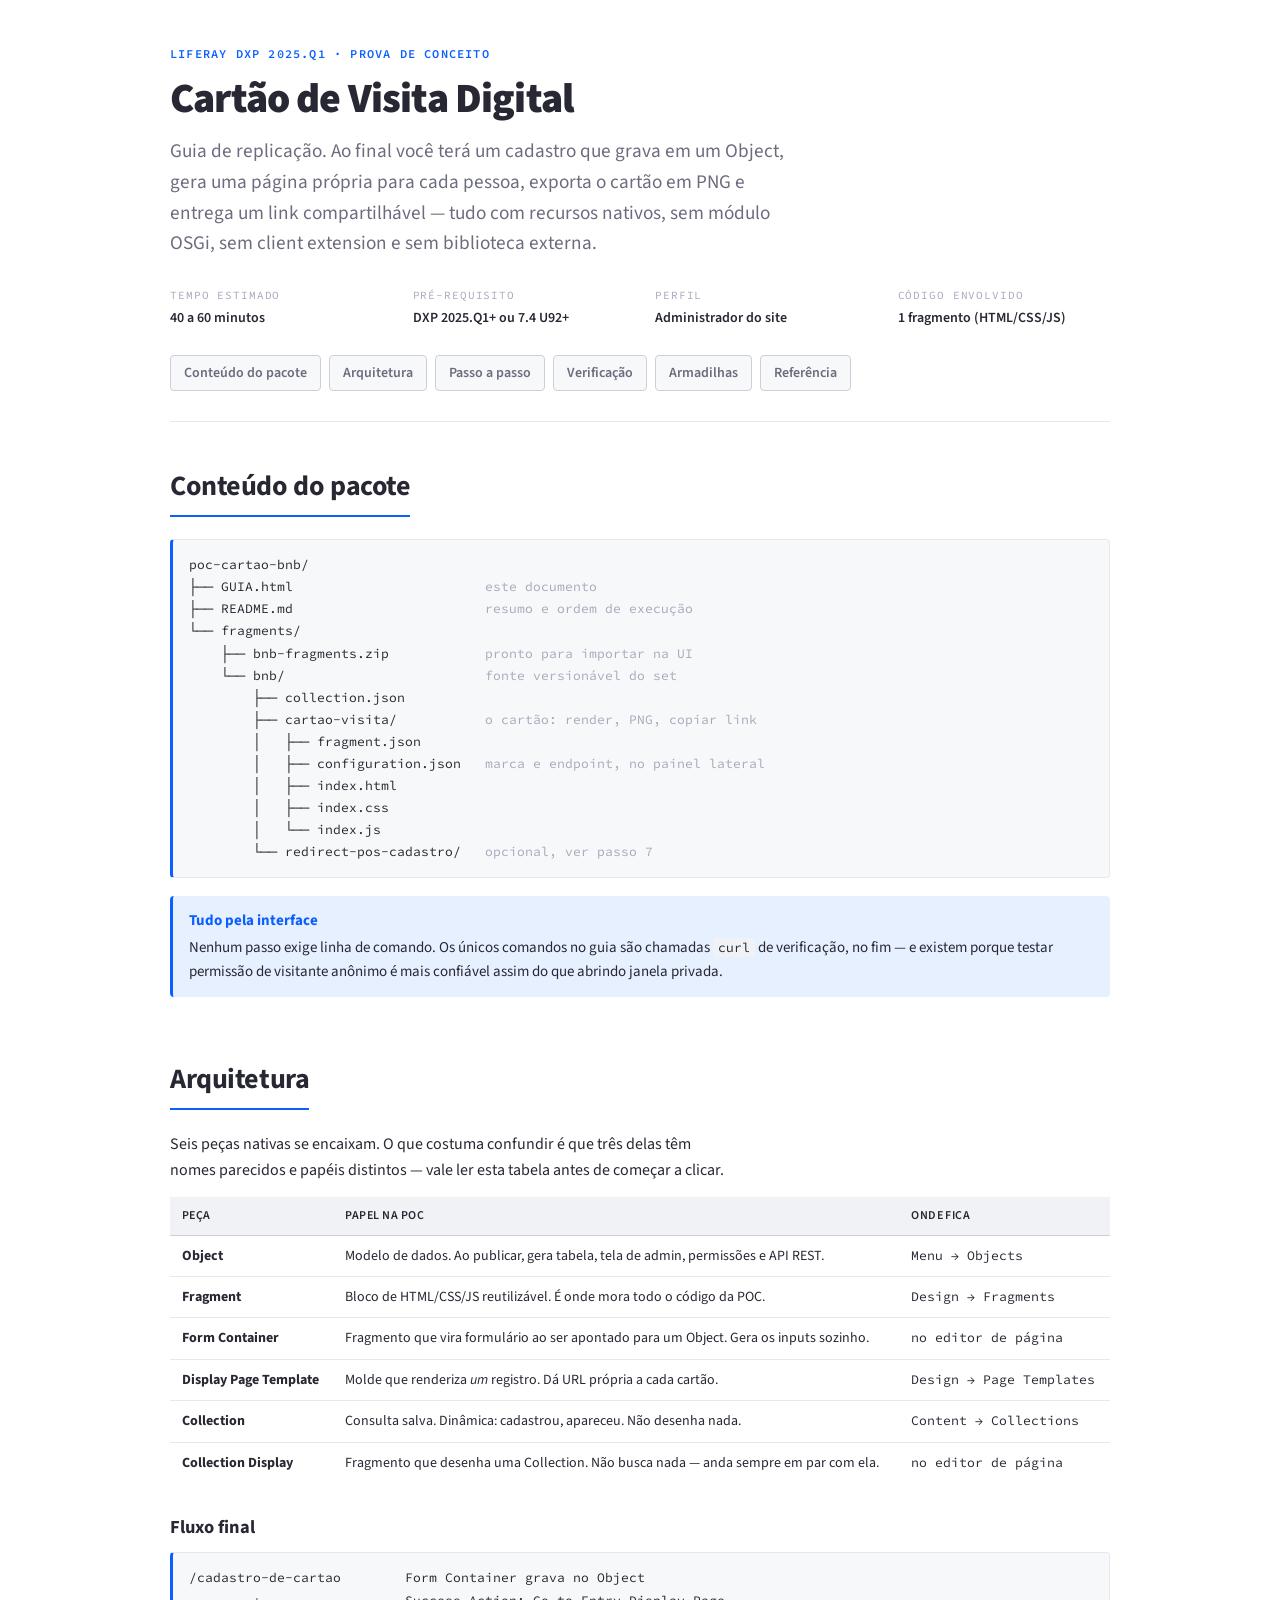
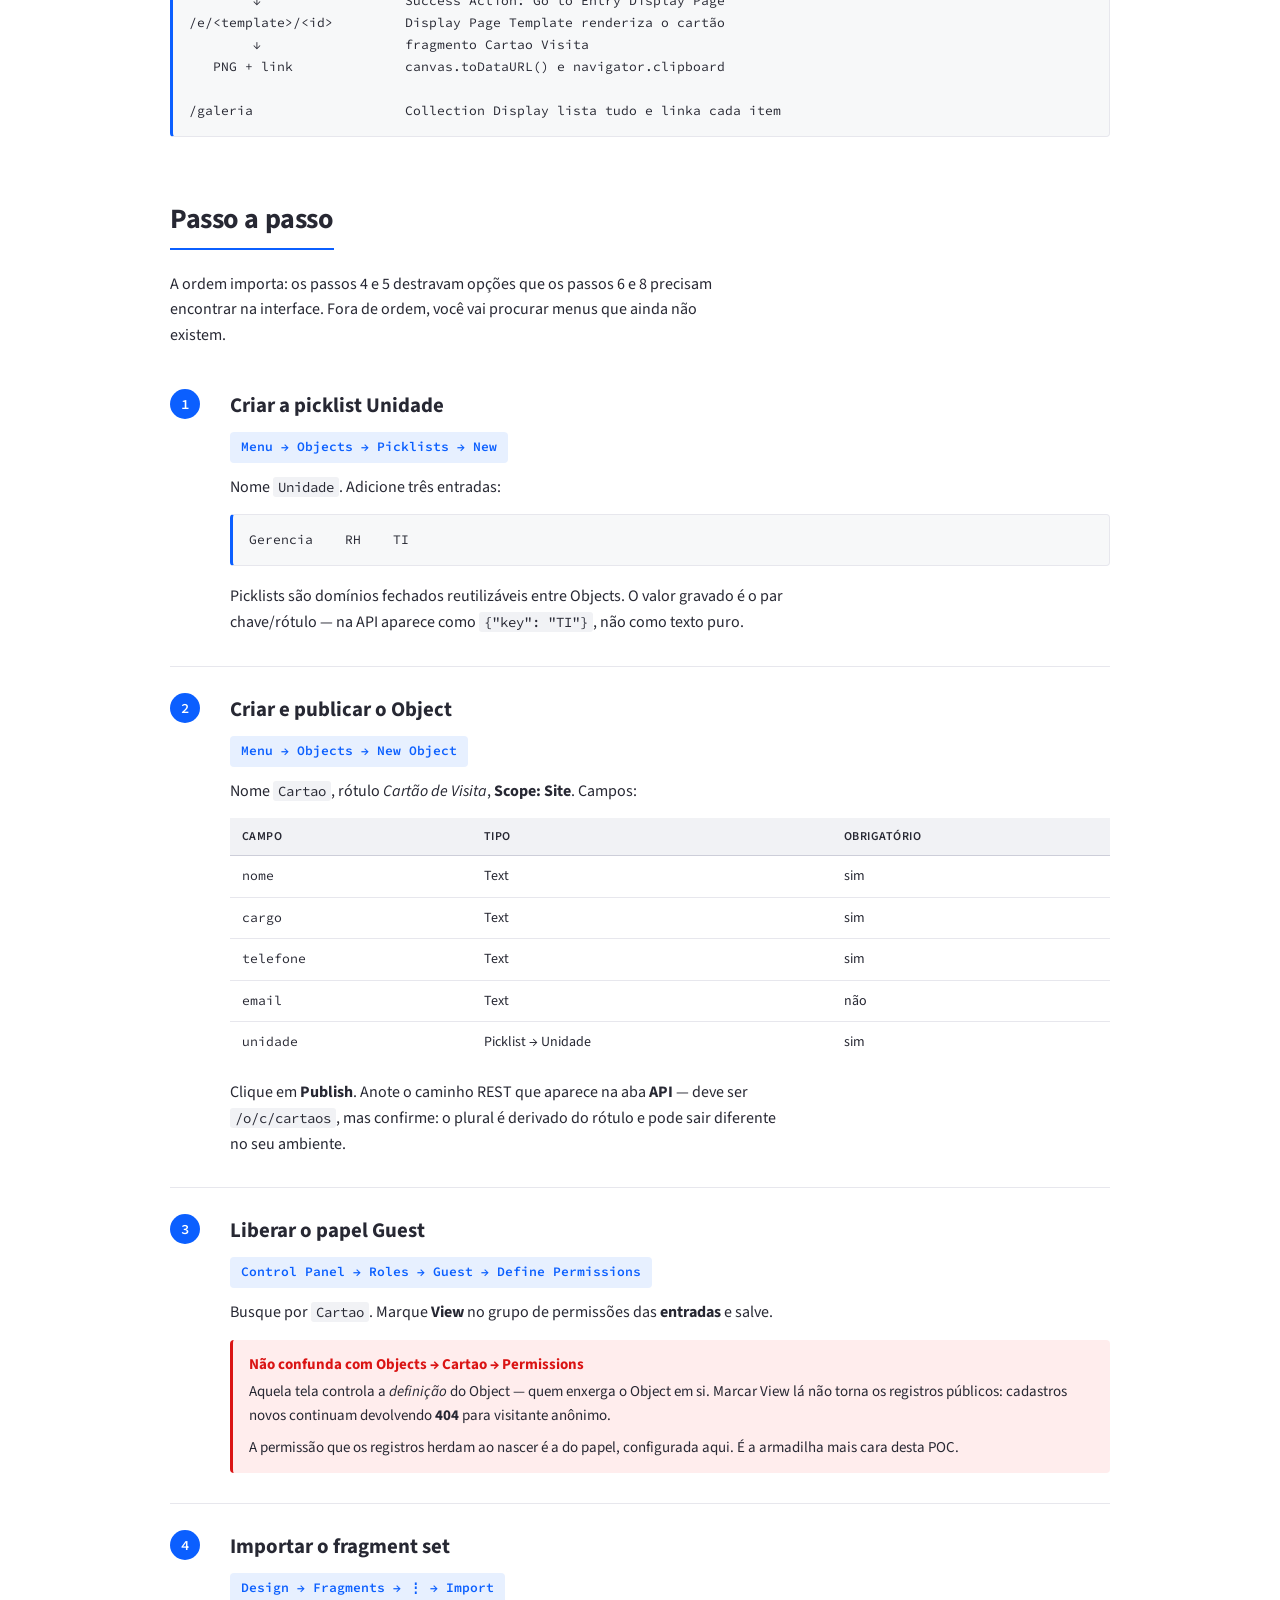
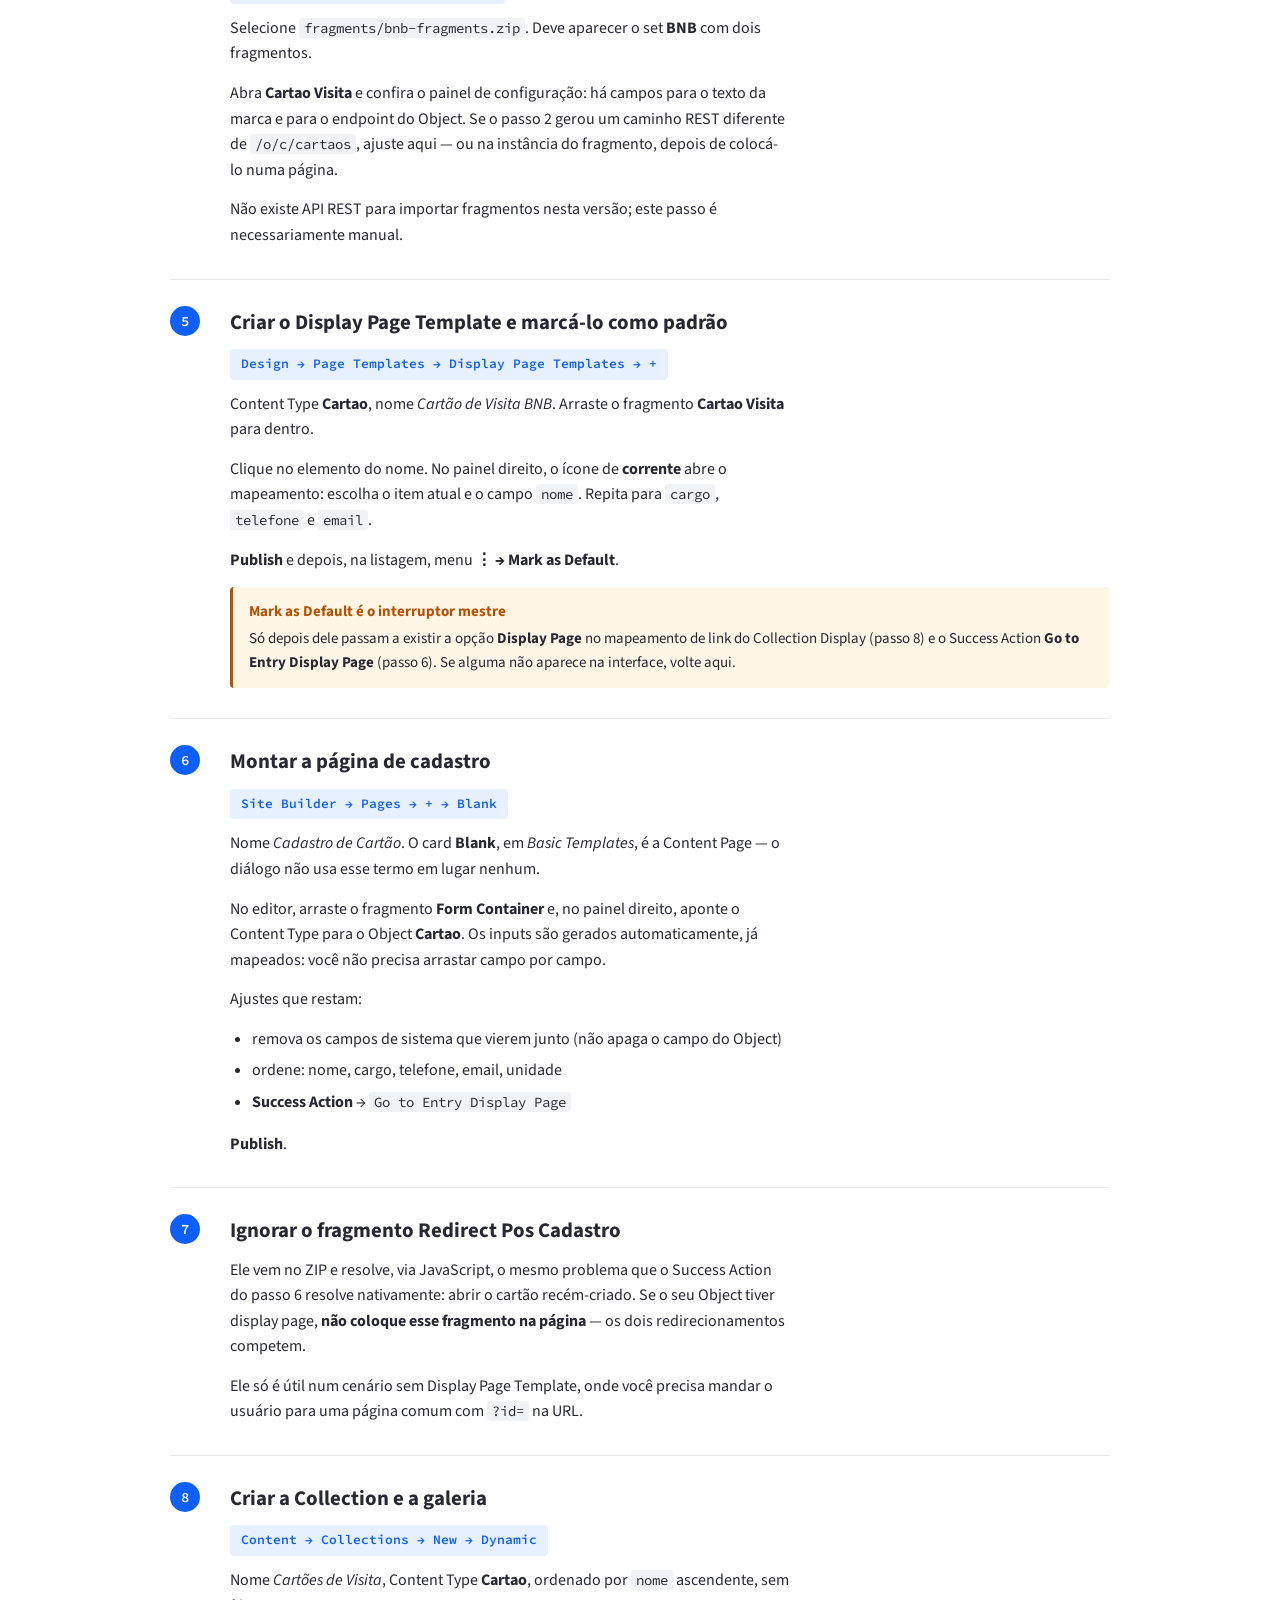
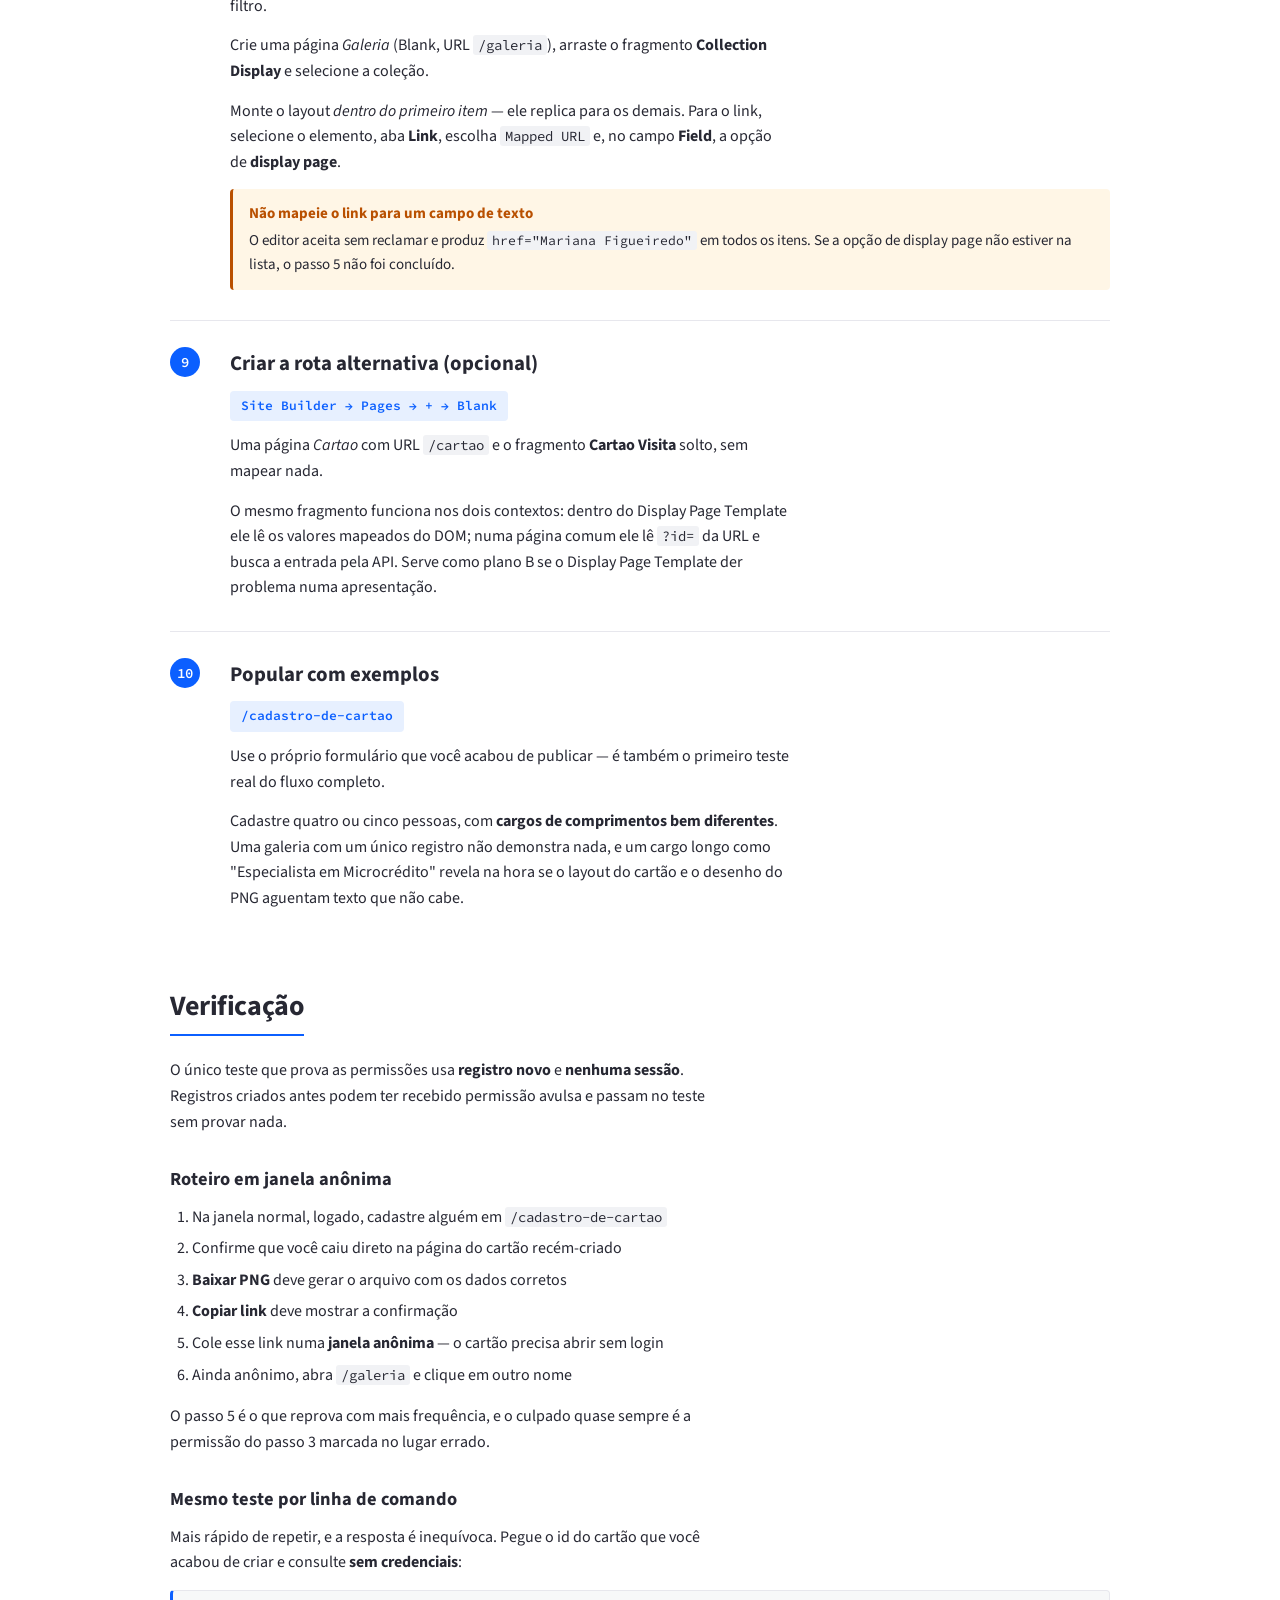
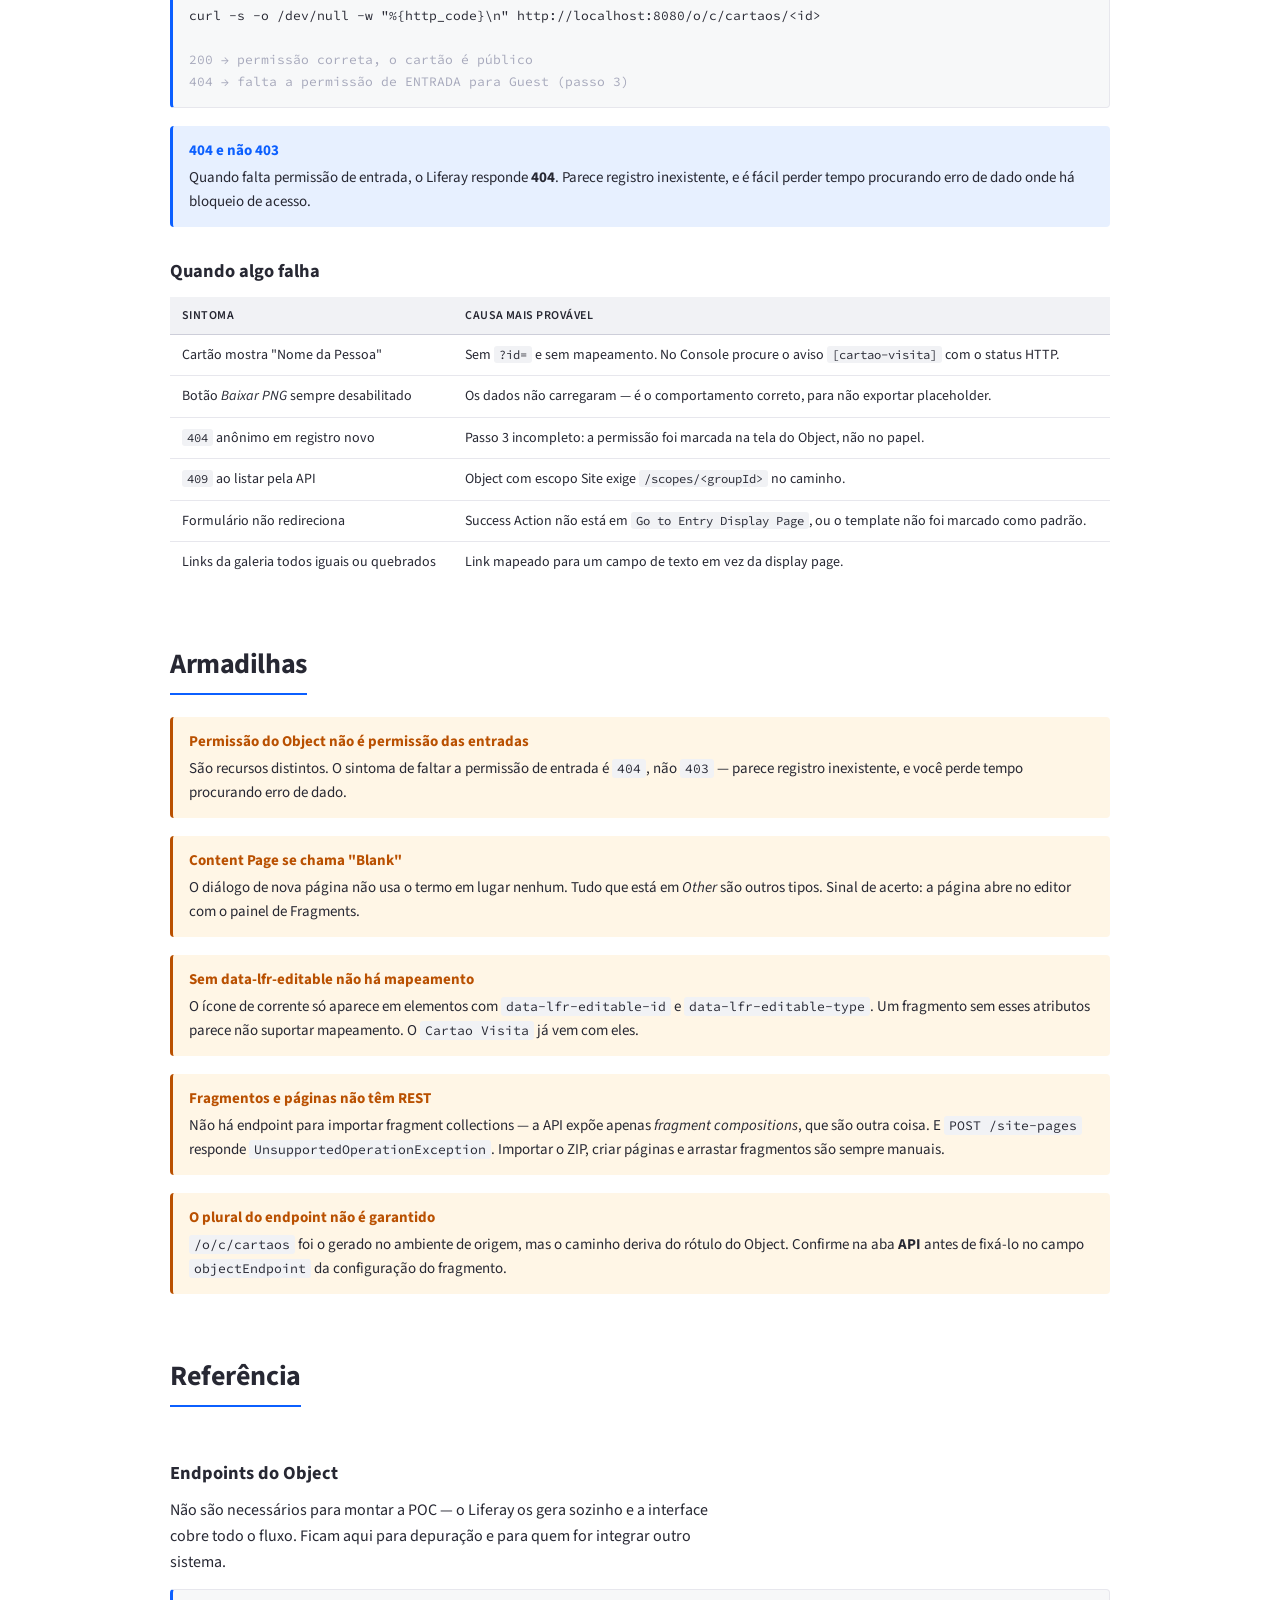
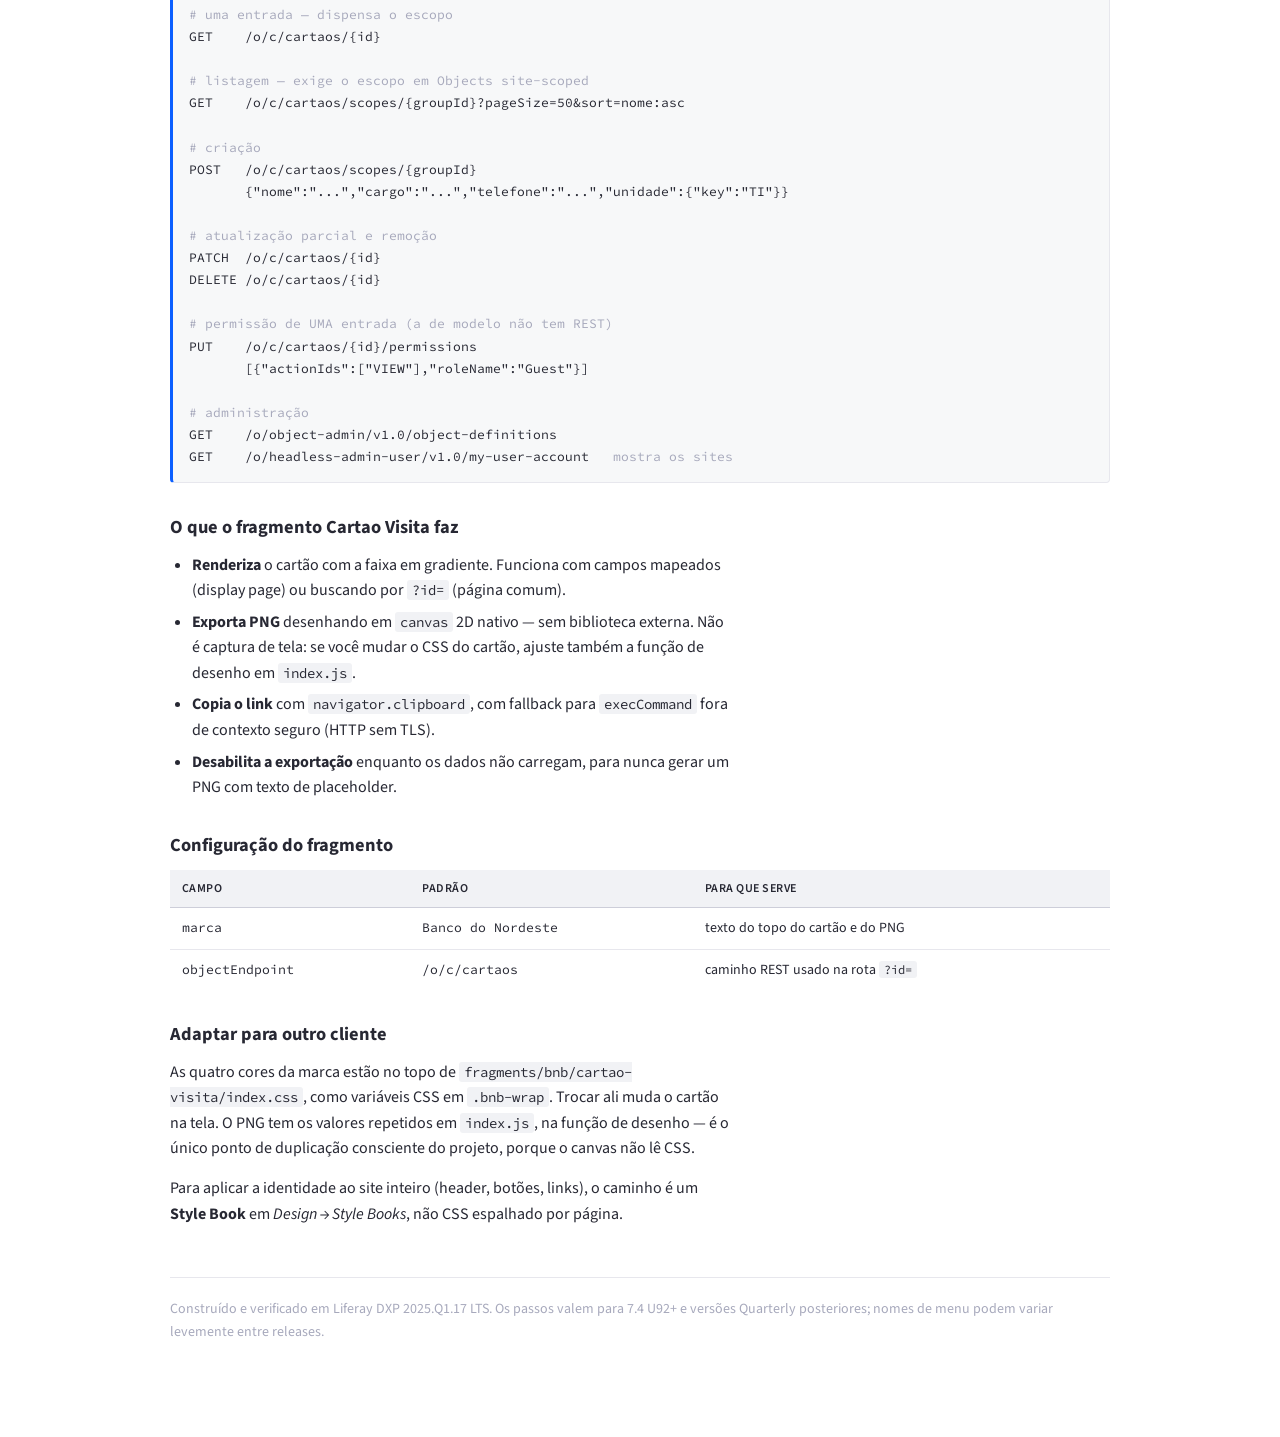
<file: GUIA.html>
<!doctype html>
<html lang="pt-BR">
<head>
<meta charset="utf-8">
<meta name="viewport" content="width=device-width, initial-scale=1">
<title>POC Cartão de Visita — Guia de Replicação</title>
<link rel="preconnect" href="https://fonts.googleapis.com">
<link rel="preconnect" href="https://fonts.gstatic.com" crossorigin>
<link rel="stylesheet" href="https://fonts.googleapis.com/css2?family=Source+Code+Pro:wght@400;500;600&family=Source+Sans+3:ital,wght@0,400;0,600;0,700;0,900;1,400&display=swap">
<style>
:root {
	--ground: #ffffff;
	--surface: #f7f8f9;
	--surface-2: #f1f2f5;
	--ink: #272833;
	--ink-2: #6b6c7e;
	--ink-3: #a7a9bc;
	--line: #e7e7ed;
	--line-strong: #cdced9;

	--primary: #0b5fff;
	--primary-d: #0048d9;
	--primary-soft: #e7f0ff;

	--success: #287d3c;
	--success-soft: #edf9f0;
	--warning: #b95000;
	--warning-soft: #fff6e6;
	--danger: #da1414;
	--danger-soft: #ffeded;

	--radius: 4px;
	--maxw: 940px;
}

@media (prefers-color-scheme: dark) {
	:root {
		--ground: #16171d;
		--surface: #1e2029;
		--surface-2: #272833;
		--ink: #f1f2f5;
		--ink-2: #a7a9bc;
		--ink-3: #7d7f92;
		--line: #2e303b;
		--line-strong: #3e4152;

		--primary: #5b9cff;
		--primary-d: #86b8ff;
		--primary-soft: #182338;

		--success: #4fc77d;
		--success-soft: #15241a;
		--warning: #f0a45c;
		--warning-soft: #2a2015;
		--danger: #ff6b6b;
		--danger-soft: #2d1919;
	}
}

* { box-sizing: border-box; }

body {
	background: var(--ground);
	color: var(--ink);
	font-family: "Source Sans 3", -apple-system, BlinkMacSystemFont, "Segoe UI", sans-serif;
	font-size: 16px;
	line-height: 1.6;
	margin: 0;
	padding-block: 0 80px;
	padding-inline: 20px;
	-webkit-font-smoothing: antialiased;
}

.wrap { margin: 0 auto; max-width: var(--maxw); }

/* ---------- topo ---------- */

.masthead { border-bottom: 1px solid var(--line); padding-block: 44px 30px; }

.kicker {
	color: var(--primary);
	font-family: "Source Code Pro", ui-monospace, monospace;
	font-size: .75rem;
	font-weight: 600;
	letter-spacing: .1em;
	margin: 0 0 14px;
	text-transform: uppercase;
}

h1 {
	font-size: 2.6rem;
	font-weight: 900;
	letter-spacing: -.02em;
	line-height: 1.08;
	margin: 0;
	text-wrap: balance;
}

.sub { color: var(--ink-2); font-size: 1.2rem; margin: 14px 0 0; max-width: 62ch; }

.meta {
	display: grid;
	gap: 16px 30px;
	grid-template-columns: repeat(auto-fit, minmax(150px, 1fr));
	margin-top: 28px;
}

.meta > div { display: flex; flex-direction: column; gap: 2px; }

.meta dt {
	color: var(--ink-3);
	font-family: "Source Code Pro", monospace;
	font-size: .6875rem;
	letter-spacing: .08em;
	text-transform: uppercase;
}

.meta dd { font-size: .875rem; font-weight: 600; margin: 0; }

/* ---------- secoes ---------- */

section { padding-block: 42px 0; }

h2 {
	border-bottom: 2px solid var(--primary);
	display: inline-block;
	font-size: 1.75rem;
	font-weight: 700;
	letter-spacing: -.015em;
	margin: 0 0 22px;
	padding-bottom: 6px;
}

h3 {
	font-size: 1.15rem;
	font-weight: 700;
	margin: 30px 0 10px;
}

p { margin: 0 0 14px; max-width: 70ch; }

a { color: var(--primary); }

code {
	background: var(--surface-2);
	border-radius: 3px;
	color: var(--ink);
	font-family: "Source Code Pro", ui-monospace, monospace;
	font-size: .875em;
	padding: 1px 5px;
	word-break: break-word;
}

pre {
	background: var(--surface);
	border: 1px solid var(--line);
	border-left: 3px solid var(--primary);
	border-radius: var(--radius);
	font-family: "Source Code Pro", ui-monospace, monospace;
	font-size: .8125rem;
	line-height: 1.7;
	margin: 0 0 18px;
	overflow-x: auto;
	padding: 14px 16px;
}

pre code { background: none; padding: 0; }
pre .c { color: var(--ink-3); }

ul, ol { margin: 0 0 16px; max-width: 70ch; padding-left: 22px; }
li { margin-bottom: 6px; }

/* ---------- passos ---------- */

.step {
	border-bottom: 1px solid var(--line);
	display: grid;
	gap: 4px 20px;
	grid-template-columns: 40px 1fr;
	padding-block: 26px;
}

.step:last-child { border-bottom: none; }

.step-n {
	background: var(--primary);
	border-radius: 50%;
	color: #fff;
	font-family: "Source Code Pro", monospace;
	font-size: .875rem;
	font-weight: 600;
	grid-row: span 2;
	height: 30px;
	line-height: 30px;
	text-align: center;
	width: 30px;
}

.step h3 { font-size: 1.3rem; margin: 0 0 10px; }
.step-body > :last-child { margin-bottom: 0; }

.path {
	background: var(--primary-soft);
	border-radius: var(--radius);
	color: var(--primary);
	display: inline-block;
	font-family: "Source Code Pro", monospace;
	font-size: .8125rem;
	font-weight: 600;
	margin-bottom: 12px;
	padding: 5px 11px;
}

/* ---------- avisos ---------- */

.alert {
	border-radius: var(--radius);
	border-left: 3px solid;
	font-size: .9375rem;
	margin: 0 0 18px;
	padding: 13px 16px;
}

.alert p { margin: 0; max-width: none; }
.alert p + p { margin-top: 8px; }
.alert b { display: block; margin-bottom: 3px; }

.alert--info { background: var(--primary-soft); border-color: var(--primary); }
.alert--info b { color: var(--primary); }
.alert--warn { background: var(--warning-soft); border-color: var(--warning); }
.alert--warn b { color: var(--warning); }
.alert--ok { background: var(--success-soft); border-color: var(--success); }
.alert--ok b { color: var(--success); }
.alert--danger { background: var(--danger-soft); border-color: var(--danger); }
.alert--danger b { color: var(--danger); }

/* ---------- tabelas ---------- */

.scroller { margin-bottom: 18px; overflow-x: auto; }

table { border-collapse: collapse; font-size: .875rem; width: 100%; }

th {
	background: var(--surface-2);
	border-bottom: 1px solid var(--line-strong);
	font-size: .75rem;
	font-weight: 600;
	letter-spacing: .04em;
	padding: 9px 12px;
	text-align: left;
	text-transform: uppercase;
	white-space: nowrap;
}

td { border-bottom: 1px solid var(--line); padding: 9px 12px; vertical-align: top; }
tbody tr:last-child td { border-bottom: none; }

.mono { font-family: "Source Code Pro", monospace; font-size: .9375em; }
.nowrap { white-space: nowrap; }

/* ---------- indice ---------- */

.toc { display: flex; flex-wrap: wrap; gap: 8px; margin-top: 26px; }

.toc a {
	background: var(--surface);
	border: 1px solid var(--line-strong);
	border-radius: var(--radius);
	color: var(--ink-2);
	font-size: .875rem;
	font-weight: 600;
	padding: 6px 13px;
	text-decoration: none;
}

.toc a:hover { background: var(--primary); border-color: var(--primary); color: #fff; }

footer {
	border-top: 1px solid var(--line);
	color: var(--ink-3);
	font-size: .875rem;
	margin-top: 50px;
	padding-top: 20px;
}

footer p { max-width: none; }

@media (max-width: 600px) {
	h1 { font-size: 2rem; }
	body { padding-inline: 16px; }
	.step { grid-template-columns: 1fr; gap: 10px; }
	.step-n { grid-row: auto; }
}
</style>
</head>
<body>
<div class="wrap">

<header class="masthead">
	<p class="kicker">Liferay DXP 2025.Q1 · Prova de conceito</p>
	<h1>Cartão de Visita Digital</h1>
	<p class="sub">
		Guia de replicação. Ao final você terá um cadastro que grava em um Object, gera uma página
		própria para cada pessoa, exporta o cartão em PNG e entrega um link compartilhável — tudo
		com recursos nativos, sem módulo OSGi, sem client extension e sem biblioteca externa.
	</p>

	<dl class="meta">
		<div><dt>Tempo estimado</dt><dd>40 a 60 minutos</dd></div>
		<div><dt>Pré-requisito</dt><dd>DXP 2025.Q1+ ou 7.4 U92+</dd></div>
		<div><dt>Perfil</dt><dd>Administrador do site</dd></div>
		<div><dt>Código envolvido</dt><dd>1 fragmento (HTML/CSS/JS)</dd></div>
	</dl>

	<nav class="toc">
		<a href="#pacote">Conteúdo do pacote</a>
		<a href="#arquitetura">Arquitetura</a>
		<a href="#passos">Passo a passo</a>
		<a href="#verificar">Verificação</a>
		<a href="#armadilhas">Armadilhas</a>
		<a href="#referencia">Referência</a>
	</nav>
</header>

<main>

<section id="pacote">
	<h2>Conteúdo do pacote</h2>

	<pre>poc-cartao-bnb/
├── GUIA.html                        <span class="c">este documento</span>
├── README.md                        <span class="c">resumo e ordem de execução</span>
└── fragments/
    ├── bnb-fragments.zip            <span class="c">pronto para importar na UI</span>
    └── bnb/                         <span class="c">fonte versionável do set</span>
        ├── collection.json
        ├── cartao-visita/           <span class="c">o cartão: render, PNG, copiar link</span>
        │   ├── fragment.json
        │   ├── configuration.json   <span class="c">marca e endpoint, no painel lateral</span>
        │   ├── index.html
        │   ├── index.css
        │   └── index.js
        └── redirect-pos-cadastro/   <span class="c">opcional, ver passo 7</span></pre>

	<div class="alert alert--info">
		<b>Tudo pela interface</b>
		<p>
			Nenhum passo exige linha de comando. Os únicos comandos no guia são chamadas
			<code>curl</code> de verificação, no fim — e existem porque testar permissão de visitante
			anônimo é mais confiável assim do que abrindo janela privada.
		</p>
	</div>
</section>

<section id="arquitetura">
	<h2>Arquitetura</h2>

	<p>
		Seis peças nativas se encaixam. O que costuma confundir é que três delas têm nomes parecidos
		e papéis distintos — vale ler esta tabela antes de começar a clicar.
	</p>

	<div class="scroller">
		<table>
			<thead>
				<tr><th>Peça</th><th>Papel na POC</th><th>Onde fica</th></tr>
			</thead>
			<tbody>
				<tr>
					<td><strong>Object</strong></td>
					<td>Modelo de dados. Ao publicar, gera tabela, tela de admin, permissões e API REST.</td>
					<td class="mono nowrap">Menu → Objects</td>
				</tr>
				<tr>
					<td><strong>Fragment</strong></td>
					<td>Bloco de HTML/CSS/JS reutilizável. É onde mora todo o código da POC.</td>
					<td class="mono nowrap">Design → Fragments</td>
				</tr>
				<tr>
					<td><strong>Form Container</strong></td>
					<td>Fragmento que vira formulário ao ser apontado para um Object. Gera os inputs sozinho.</td>
					<td class="mono nowrap">no editor de página</td>
				</tr>
				<tr>
					<td><strong>Display Page Template</strong></td>
					<td>Molde que renderiza <em>um</em> registro. Dá URL própria a cada cartão.</td>
					<td class="mono nowrap">Design → Page Templates</td>
				</tr>
				<tr>
					<td><strong>Collection</strong></td>
					<td>Consulta salva. Dinâmica: cadastrou, apareceu. Não desenha nada.</td>
					<td class="mono nowrap">Content → Collections</td>
				</tr>
				<tr>
					<td><strong>Collection Display</strong></td>
					<td>Fragmento que desenha uma Collection. Não busca nada — anda sempre em par com ela.</td>
					<td class="mono nowrap">no editor de página</td>
				</tr>
			</tbody>
		</table>
	</div>

	<h3>Fluxo final</h3>

	<pre>/cadastro-de-cartao        Form Container grava no Object
        ↓                  Success Action: Go to Entry Display Page
/e/&lt;template&gt;/&lt;id&gt;         Display Page Template renderiza o cartão
        ↓                  fragmento Cartao Visita
   PNG + link              canvas.toDataURL() e navigator.clipboard

/galeria                   Collection Display lista tudo e linka cada item</pre>
</section>

<section id="passos">
	<h2>Passo a passo</h2>

	<p>
		A ordem importa: os passos 4 e 5 destravam opções que os passos 6 e 8 precisam encontrar na
		interface. Fora de ordem, você vai procurar menus que ainda não existem.
	</p>

	<div class="step">
		<div class="step-n">1</div>
		<div class="step-body">
			<h3>Criar a picklist Unidade</h3>
			<span class="path">Menu → Objects → Picklists → New</span>
			<p>Nome <code>Unidade</code>. Adicione três entradas:</p>
			<pre>Gerencia    RH    TI</pre>
			<p>
				Picklists são domínios fechados reutilizáveis entre Objects. O valor gravado é o par
				chave/rótulo — na API aparece como <code>{"key": "TI"}</code>, não como texto puro.
			</p>
		</div>
	</div>

	<div class="step">
		<div class="step-n">2</div>
		<div class="step-body">
			<h3>Criar e publicar o Object</h3>
			<span class="path">Menu → Objects → New Object</span>
			<p>Nome <code>Cartao</code>, rótulo <em>Cartão de Visita</em>, <strong>Scope: Site</strong>. Campos:</p>

			<div class="scroller">
				<table>
					<thead><tr><th>Campo</th><th>Tipo</th><th>Obrigatório</th></tr></thead>
					<tbody>
						<tr><td class="mono">nome</td><td>Text</td><td>sim</td></tr>
						<tr><td class="mono">cargo</td><td>Text</td><td>sim</td></tr>
						<tr><td class="mono">telefone</td><td>Text</td><td>sim</td></tr>
						<tr><td class="mono">email</td><td>Text</td><td>não</td></tr>
						<tr><td class="mono">unidade</td><td>Picklist → Unidade</td><td>sim</td></tr>
					</tbody>
				</table>
			</div>

			<p>
				Clique em <strong>Publish</strong>. Anote o caminho REST que aparece na aba
				<strong>API</strong> — deve ser <code>/o/c/cartaos</code>, mas confirme: o plural é
				derivado do rótulo e pode sair diferente no seu ambiente.
			</p>
		</div>
	</div>

	<div class="step">
		<div class="step-n">3</div>
		<div class="step-body">
			<h3>Liberar o papel Guest</h3>
			<span class="path">Control Panel → Roles → Guest → Define Permissions</span>
			<p>
				Busque por <code>Cartao</code>. Marque <strong>View</strong> no grupo de permissões
				das <strong>entradas</strong> e salve.
			</p>

			<div class="alert alert--danger">
				<b>Não confunda com Objects → Cartao → Permissions</b>
				<p>
					Aquela tela controla a <em>definição</em> do Object — quem enxerga o Object em si.
					Marcar View lá não torna os registros públicos: cadastros novos continuam devolvendo
					<strong>404</strong> para visitante anônimo.
				</p>
				<p>
					A permissão que os registros herdam ao nascer é a do papel, configurada aqui.
					É a armadilha mais cara desta POC.
				</p>
			</div>
		</div>
	</div>

	<div class="step">
		<div class="step-n">4</div>
		<div class="step-body">
			<h3>Importar o fragment set</h3>
			<span class="path">Design → Fragments → ⋮ → Import</span>
			<p>
				Selecione <code>fragments/bnb-fragments.zip</code>. Deve aparecer o set <strong>BNB</strong>
				com dois fragmentos.
			</p>
			<p>
				Abra <strong>Cartao Visita</strong> e confira o painel de configuração: há campos para o
				texto da marca e para o endpoint do Object. Se o passo 2 gerou um caminho REST diferente
				de <code>/o/c/cartaos</code>, ajuste aqui — ou na instância do fragmento, depois de
				colocá-lo numa página.
			</p>
			<p>
				Não existe API REST para importar fragmentos nesta versão; este passo é necessariamente
				manual.
			</p>
		</div>
	</div>

	<div class="step">
		<div class="step-n">5</div>
		<div class="step-body">
			<h3>Criar o Display Page Template e marcá-lo como padrão</h3>
			<span class="path">Design → Page Templates → Display Page Templates → +</span>
			<p>
				Content Type <strong>Cartao</strong>, nome <em>Cartão de Visita BNB</em>. Arraste o
				fragmento <strong>Cartao Visita</strong> para dentro.
			</p>
			<p>
				Clique no elemento do nome. No painel direito, o ícone de <strong>corrente</strong> abre
				o mapeamento: escolha o item atual e o campo <code>nome</code>. Repita para
				<code>cargo</code>, <code>telefone</code> e <code>email</code>.
			</p>
			<p><strong>Publish</strong> e depois, na listagem, menu <strong>⋮ → Mark as Default</strong>.</p>

			<div class="alert alert--warn">
				<b>Mark as Default é o interruptor mestre</b>
				<p>
					Só depois dele passam a existir a opção <strong>Display Page</strong> no mapeamento de
					link do Collection Display (passo 8) e o Success Action
					<strong>Go to Entry Display Page</strong> (passo 6). Se alguma não aparece na interface,
					volte aqui.
				</p>
			</div>
		</div>
	</div>

	<div class="step">
		<div class="step-n">6</div>
		<div class="step-body">
			<h3>Montar a página de cadastro</h3>
			<span class="path">Site Builder → Pages → + → Blank</span>
			<p>
				Nome <em>Cadastro de Cartão</em>. O card <strong>Blank</strong>, em <em>Basic Templates</em>,
				é a Content Page — o diálogo não usa esse termo em lugar nenhum.
			</p>
			<p>
				No editor, arraste o fragmento <strong>Form Container</strong> e, no painel direito,
				aponte o Content Type para o Object <strong>Cartao</strong>. Os inputs são gerados
				automaticamente, já mapeados: você não precisa arrastar campo por campo.
			</p>
			<p>Ajustes que restam:</p>
			<ul>
				<li>remova os campos de sistema que vierem junto (não apaga o campo do Object)</li>
				<li>ordene: nome, cargo, telefone, email, unidade</li>
				<li><strong>Success Action</strong> → <code>Go to Entry Display Page</code></li>
			</ul>
			<p><strong>Publish</strong>.</p>
		</div>
	</div>

	<div class="step">
		<div class="step-n">7</div>
		<div class="step-body">
			<h3>Ignorar o fragmento Redirect Pos Cadastro</h3>
			<p>
				Ele vem no ZIP e resolve, via JavaScript, o mesmo problema que o Success Action do passo 6
				resolve nativamente: abrir o cartão recém-criado. Se o seu Object tiver display page,
				<strong>não coloque esse fragmento na página</strong> — os dois redirecionamentos competem.
			</p>
			<p>
				Ele só é útil num cenário sem Display Page Template, onde você precisa mandar o usuário
				para uma página comum com <code>?id=</code> na URL.
			</p>
		</div>
	</div>

	<div class="step">
		<div class="step-n">8</div>
		<div class="step-body">
			<h3>Criar a Collection e a galeria</h3>
			<span class="path">Content → Collections → New → Dynamic</span>
			<p>
				Nome <em>Cartões de Visita</em>, Content Type <strong>Cartao</strong>, ordenado por
				<code>nome</code> ascendente, sem filtro.
			</p>
			<p>
				Crie uma página <em>Galeria</em> (Blank, URL <code>/galeria</code>), arraste o fragmento
				<strong>Collection Display</strong> e selecione a coleção.
			</p>
			<p>
				Monte o layout <em>dentro do primeiro item</em> — ele replica para os demais. Para o link,
				selecione o elemento, aba <strong>Link</strong>, escolha <code>Mapped URL</code> e, no
				campo <strong>Field</strong>, a opção de <strong>display page</strong>.
			</p>

			<div class="alert alert--warn">
				<b>Não mapeie o link para um campo de texto</b>
				<p>
					O editor aceita sem reclamar e produz <code>href="Mariana Figueiredo"</code> em todos
					os itens. Se a opção de display page não estiver na lista, o passo 5 não foi concluído.
				</p>
			</div>
		</div>
	</div>

	<div class="step">
		<div class="step-n">9</div>
		<div class="step-body">
			<h3>Criar a rota alternativa (opcional)</h3>
			<span class="path">Site Builder → Pages → + → Blank</span>
			<p>
				Uma página <em>Cartao</em> com URL <code>/cartao</code> e o fragmento
				<strong>Cartao Visita</strong> solto, sem mapear nada.
			</p>
			<p>
				O mesmo fragmento funciona nos dois contextos: dentro do Display Page Template ele lê os
				valores mapeados do DOM; numa página comum ele lê <code>?id=</code> da URL e busca a
				entrada pela API. Serve como plano B se o Display Page Template der problema numa
				apresentação.
			</p>
		</div>
	</div>

	<div class="step">
		<div class="step-n">10</div>
		<div class="step-body">
			<h3>Popular com exemplos</h3>
			<span class="path">/cadastro-de-cartao</span>
			<p>
				Use o próprio formulário que você acabou de publicar — é também o primeiro teste real
				do fluxo completo.
			</p>
			<p>
				Cadastre quatro ou cinco pessoas, com <strong>cargos de comprimentos bem diferentes</strong>.
				Uma galeria com um único registro não demonstra nada, e um cargo longo como
				"Especialista em Microcrédito" revela na hora se o layout do cartão e o desenho do PNG
				aguentam texto que não cabe.
			</p>
		</div>
	</div>
</section>

<section id="verificar">
	<h2>Verificação</h2>

	<p>
		O único teste que prova as permissões usa <strong>registro novo</strong> e
		<strong>nenhuma sessão</strong>. Registros criados antes podem ter recebido permissão avulsa
		e passam no teste sem provar nada.
	</p>

	<h3>Roteiro em janela anônima</h3>

	<ol>
		<li>Na janela normal, logado, cadastre alguém em <code>/cadastro-de-cartao</code></li>
		<li>Confirme que você caiu direto na página do cartão recém-criado</li>
		<li><strong>Baixar PNG</strong> deve gerar o arquivo com os dados corretos</li>
		<li><strong>Copiar link</strong> deve mostrar a confirmação</li>
		<li>Cole esse link numa <strong>janela anônima</strong> — o cartão precisa abrir sem login</li>
		<li>Ainda anônimo, abra <code>/galeria</code> e clique em outro nome</li>
	</ol>

	<p>
		O passo 5 é o que reprova com mais frequência, e o culpado quase sempre é a permissão do
		passo 3 marcada no lugar errado.
	</p>

	<h3>Mesmo teste por linha de comando</h3>

	<p>
		Mais rápido de repetir, e a resposta é inequívoca. Pegue o id do cartão que você acabou de
		criar e consulte <strong>sem credenciais</strong>:
	</p>

	<pre>curl -s -o /dev/null -w "%{http_code}\n" http://localhost:8080/o/c/cartaos/&lt;id&gt;

<span class="c">200 → permissão correta, o cartão é público</span>
<span class="c">404 → falta a permissão de ENTRADA para Guest (passo 3)</span></pre>

	<div class="alert alert--info">
		<b>404 e não 403</b>
		<p>
			Quando falta permissão de entrada, o Liferay responde <strong>404</strong>. Parece registro
			inexistente, e é fácil perder tempo procurando erro de dado onde há bloqueio de acesso.
		</p>
	</div>

	<h3>Quando algo falha</h3>

	<div class="scroller">
		<table>
			<thead><tr><th>Sintoma</th><th>Causa mais provável</th></tr></thead>
			<tbody>
				<tr>
					<td>Cartão mostra "Nome da Pessoa"</td>
					<td>Sem <code>?id=</code> e sem mapeamento. No Console procure o aviso <code>[cartao-visita]</code> com o status HTTP.</td>
				</tr>
				<tr>
					<td>Botão <em>Baixar PNG</em> sempre desabilitado</td>
					<td>Os dados não carregaram — é o comportamento correto, para não exportar placeholder.</td>
				</tr>
				<tr>
					<td><code>404</code> anônimo em registro novo</td>
					<td>Passo 3 incompleto: a permissão foi marcada na tela do Object, não no papel.</td>
				</tr>
				<tr>
					<td><code>409</code> ao listar pela API</td>
					<td>Object com escopo Site exige <code>/scopes/&lt;groupId&gt;</code> no caminho.</td>
				</tr>
				<tr>
					<td>Formulário não redireciona</td>
					<td>Success Action não está em <code>Go to Entry Display Page</code>, ou o template não foi marcado como padrão.</td>
				</tr>
				<tr>
					<td>Links da galeria todos iguais ou quebrados</td>
					<td>Link mapeado para um campo de texto em vez da display page.</td>
				</tr>
			</tbody>
		</table>
	</div>
</section>

<section id="armadilhas">
	<h2>Armadilhas</h2>

	<div class="alert alert--warn">
		<b>Permissão do Object não é permissão das entradas</b>
		<p>
			São recursos distintos. O sintoma de faltar a permissão de entrada é <code>404</code>, não
			<code>403</code> — parece registro inexistente, e você perde tempo procurando erro de dado.
		</p>
	</div>

	<div class="alert alert--warn">
		<b>Content Page se chama "Blank"</b>
		<p>
			O diálogo de nova página não usa o termo em lugar nenhum. Tudo que está em <em>Other</em>
			são outros tipos. Sinal de acerto: a página abre no editor com o painel de Fragments.
		</p>
	</div>

	<div class="alert alert--warn">
		<b>Sem data-lfr-editable não há mapeamento</b>
		<p>
			O ícone de corrente só aparece em elementos com <code>data-lfr-editable-id</code> e
			<code>data-lfr-editable-type</code>. Um fragmento sem esses atributos parece não suportar
			mapeamento. O <code>Cartao Visita</code> já vem com eles.
		</p>
	</div>

	<div class="alert alert--warn">
		<b>Fragmentos e páginas não têm REST</b>
		<p>
			Não há endpoint para importar fragment collections — a API expõe apenas <em>fragment
			compositions</em>, que são outra coisa. E <code>POST /site-pages</code> responde
			<code>UnsupportedOperationException</code>. Importar o ZIP, criar páginas e arrastar
			fragmentos são sempre manuais.
		</p>
	</div>

	<div class="alert alert--warn">
		<b>O plural do endpoint não é garantido</b>
		<p>
			<code>/o/c/cartaos</code> foi o gerado no ambiente de origem, mas o caminho deriva do rótulo
			do Object. Confirme na aba <strong>API</strong> antes de fixá-lo no campo
			<code>objectEndpoint</code> da configuração do fragmento.
		</p>
	</div>
</section>

<section id="referencia">
	<h2>Referência</h2>

	<h3>Endpoints do Object</h3>

	<p>
		Não são necessários para montar a POC — o Liferay os gera sozinho e a interface cobre
		todo o fluxo. Ficam aqui para depuração e para quem for integrar outro sistema.
	</p>

	<pre><span class="c"># uma entrada — dispensa o escopo</span>
GET    /o/c/cartaos/{id}

<span class="c"># listagem — exige o escopo em Objects site-scoped</span>
GET    /o/c/cartaos/scopes/{groupId}?pageSize=50&amp;sort=nome:asc

<span class="c"># criação</span>
POST   /o/c/cartaos/scopes/{groupId}
       {"nome":"...","cargo":"...","telefone":"...","unidade":{"key":"TI"}}

<span class="c"># atualização parcial e remoção</span>
PATCH  /o/c/cartaos/{id}
DELETE /o/c/cartaos/{id}

<span class="c"># permissão de UMA entrada (a de modelo não tem REST)</span>
PUT    /o/c/cartaos/{id}/permissions
       [{"actionIds":["VIEW"],"roleName":"Guest"}]

<span class="c"># administração</span>
GET    /o/object-admin/v1.0/object-definitions
GET    /o/headless-admin-user/v1.0/my-user-account   <span class="c">mostra os sites</span></pre>

	<h3>O que o fragmento Cartao Visita faz</h3>

	<ul>
		<li>
			<strong>Renderiza</strong> o cartão com a faixa em gradiente. Funciona com campos mapeados
			(display page) ou buscando por <code>?id=</code> (página comum).
		</li>
		<li>
			<strong>Exporta PNG</strong> desenhando em <code>canvas</code> 2D nativo — sem biblioteca
			externa. Não é captura de tela: se você mudar o CSS do cartão, ajuste também a função de
			desenho em <code>index.js</code>.
		</li>
		<li>
			<strong>Copia o link</strong> com <code>navigator.clipboard</code>, com fallback para
			<code>execCommand</code> fora de contexto seguro (HTTP sem TLS).
		</li>
		<li>
			<strong>Desabilita a exportação</strong> enquanto os dados não carregam, para nunca gerar
			um PNG com texto de placeholder.
		</li>
	</ul>

	<h3>Configuração do fragmento</h3>

	<div class="scroller">
		<table>
			<thead><tr><th>Campo</th><th>Padrão</th><th>Para que serve</th></tr></thead>
			<tbody>
				<tr><td class="mono">marca</td><td class="mono">Banco do Nordeste</td><td>texto do topo do cartão e do PNG</td></tr>
				<tr><td class="mono">objectEndpoint</td><td class="mono">/o/c/cartaos</td><td>caminho REST usado na rota <code>?id=</code></td></tr>
			</tbody>
		</table>
	</div>

	<h3>Adaptar para outro cliente</h3>

	<p>
		As quatro cores da marca estão no topo de <code>fragments/bnb/cartao-visita/index.css</code>,
		como variáveis CSS em <code>.bnb-wrap</code>. Trocar ali muda o cartão na tela. O PNG tem os
		valores repetidos em <code>index.js</code>, na função de desenho — é o único ponto de
		duplicação consciente do projeto, porque o canvas não lê CSS.
	</p>

	<p>
		Para aplicar a identidade ao site inteiro (header, botões, links), o caminho é um
		<strong>Style Book</strong> em <em>Design → Style Books</em>, não CSS espalhado por página.
	</p>
</section>

</main>

<footer>
	<p>
		Construído e verificado em Liferay DXP 2025.Q1.17 LTS. Os passos valem para 7.4 U92+ e
		versões Quarterly posteriores; nomes de menu podem variar levemente entre releases.
	</p>
</footer>

</div>
</body>
</html>
</file>
